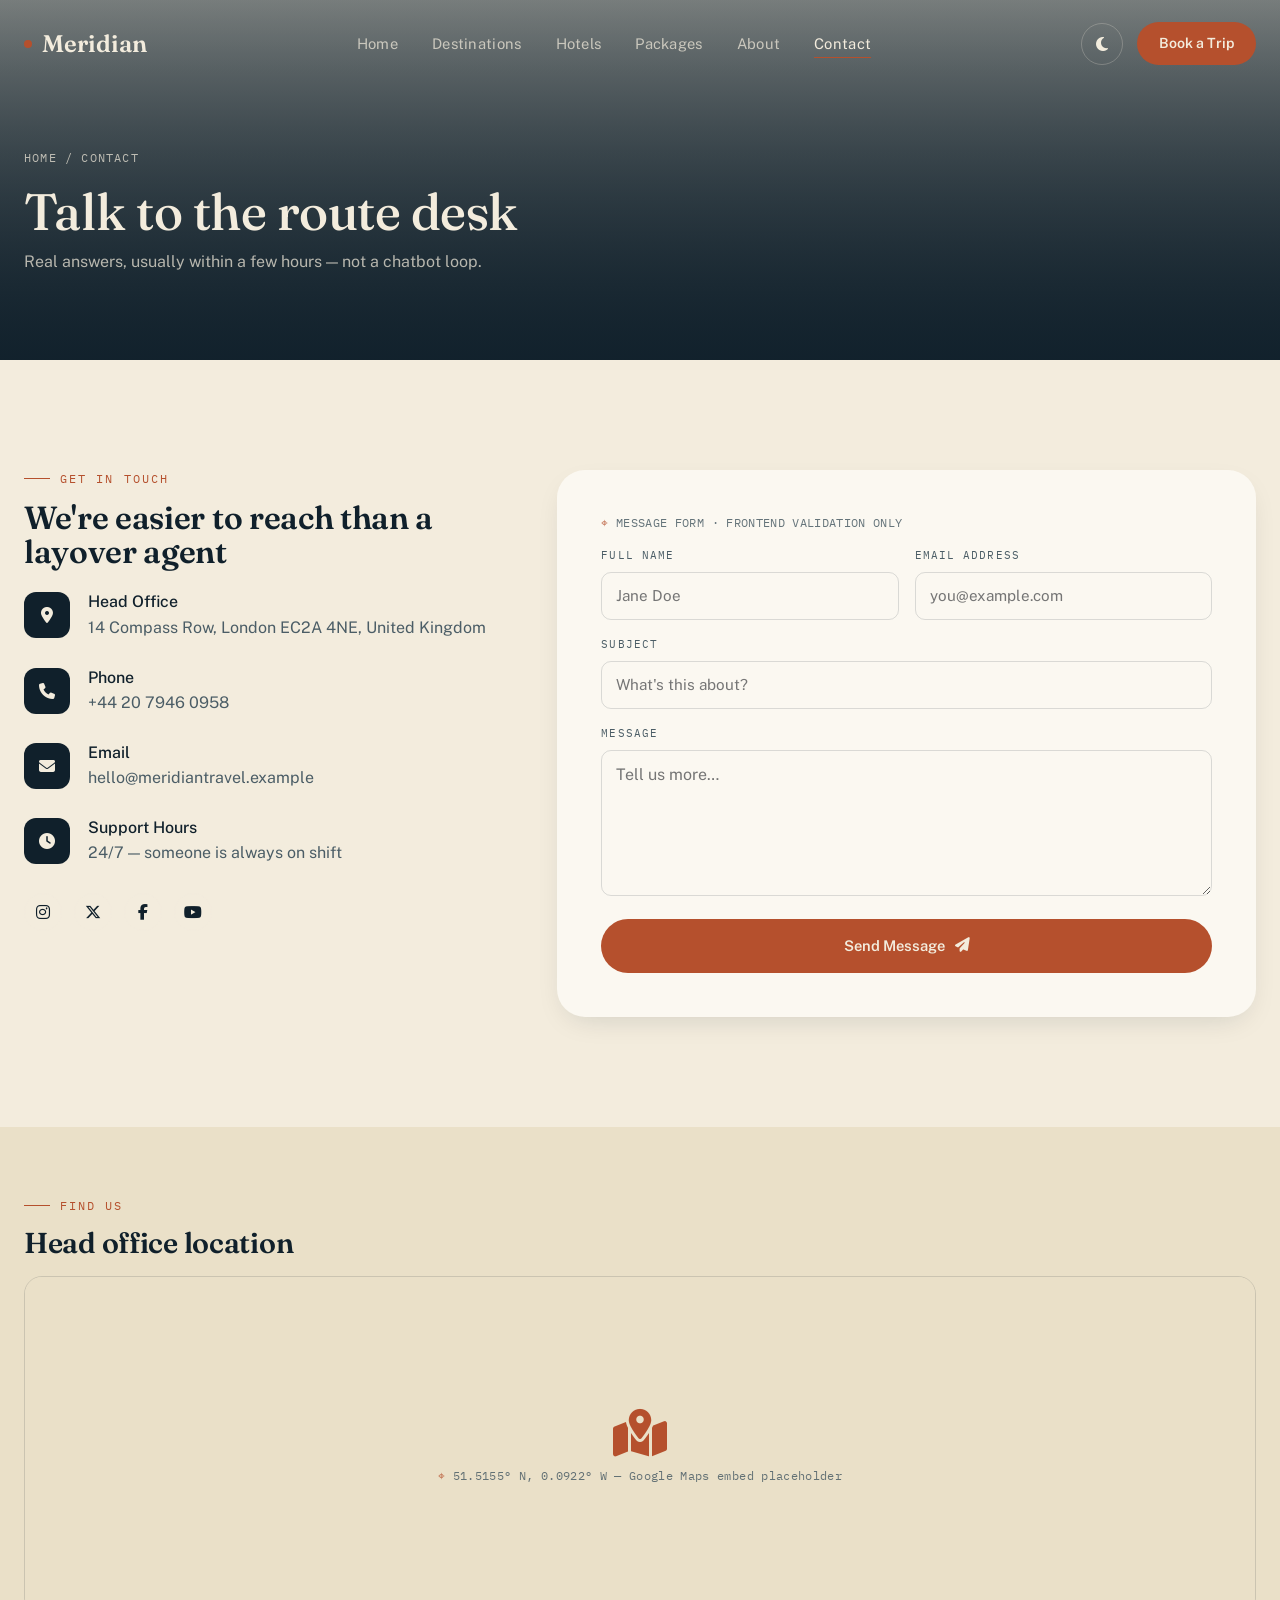
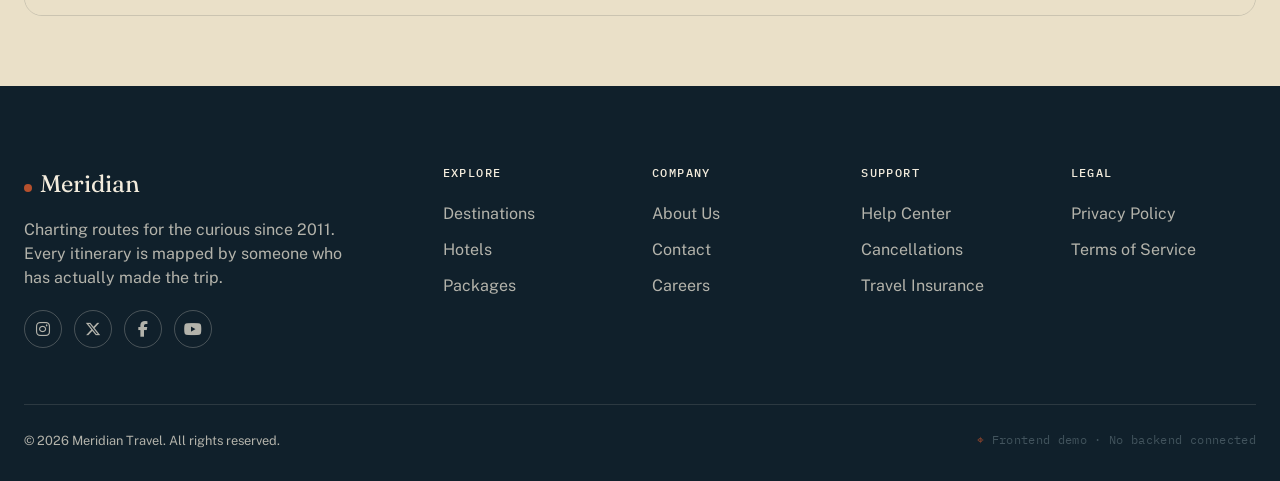
<file: contact.html>
<!DOCTYPE html>
<html lang="en">
<head>
<meta charset="UTF-8">
<meta name="viewport" content="width=device-width, initial-scale=1.0">
<title>Contact — Meridian</title>
<meta name="description" content="Get in touch with Meridian's route desk — support, sales, and press.">

<link rel="preconnect" href="https://fonts.googleapis.com">
<link href="https://fonts.googleapis.com/css2?family=Fraunces:opsz,wght@9..144,300;9..144,500;9..144,600;9..144,700&family=Public+Sans:wght@400;500;600;700&family=IBM+Plex+Mono:wght@400;500;600&display=swap" rel="stylesheet">
<link href="https://cdn.jsdelivr.net/npm/bootstrap@5.3.3/dist/css/bootstrap.min.css" rel="stylesheet">
<link rel="stylesheet" href="https://cdnjs.cloudflare.com/ajax/libs/font-awesome/6.5.2/css/all.min.css">
<link rel="stylesheet" href="https://unpkg.com/aos@2.3.4/dist/aos.css">
<link rel="stylesheet" href="https://cdn.jsdelivr.net/npm/swiper@11/swiper-bundle.min.css">
<link rel="stylesheet" href="css/style.css">
<link rel="stylesheet" href="css/responsive.css">
<link rel="stylesheet" href="css/animations.css">
</head>
<body>

<div id="loader">
  <div class="loader-mark">Meridian</div>
  <div class="loader-bar"></div>
  <div class="loader-coord">LOADING CHART — CONTACT</div>
</div>
<div id="scroll-progress"></div>

<nav class="m-nav">
  <div class="container-x">
    <a href="index.html" class="m-brand"><span class="dot"></span>Meridian</a>
    <ul class="m-links">
      <li><a href="index.html">Home</a></li>
      <li><a href="destinations.html">Destinations</a></li>
      <li><a href="hotels.html">Hotels</a></li>
      <li><a href="packages.html">Packages</a></li>
      <li><a href="about.html">About</a></li>
      <li><a href="contact.html">Contact</a></li>
    </ul>
    <div class="m-actions">
      <button class="theme-toggle" aria-label="Toggle dark mode"><i class="fa-solid fa-moon"></i></button>
      <a href="packages.html" class="btn-nav-cta d-none d-md-inline-flex">Book a Trip</a>
      <button class="m-burger" aria-label="Open menu"><span></span><span></span><span></span></button>
    </div>
  </div>
</nav>

<div class="m-mobile-panel">
  <button class="m-mobile-close" aria-label="Close menu"><i class="fa-solid fa-xmark"></i></button>
  <a href="index.html">Home</a>
  <a href="destinations.html">Destinations</a>
  <a href="hotels.html">Hotels</a>
  <a href="packages.html">Packages</a>
  <a href="about.html">About</a>
  <a href="contact.html">Contact</a>
</div>

<header class="page-header" style="min-height:40vh; background:linear-gradient(180deg, rgba(16,32,43,.3), rgba(16,32,43,.9)), url('https://images.unsplash.com/photo-1436491865332-7a61a109cc05?auto=format&fit=crop&w=1800&q=80') center/cover;">
  <div class="container-x">
    <div class="breadcrumb-m"><a href="index.html">Home</a> / Contact</div>
    <h1 style="font-size:clamp(2.2rem,5vw,3.2rem); font-weight:500;">Talk to the route desk</h1>
    <p style="max-width:520px; color:var(--text-sand-muted);">Real answers, usually within a few hours — not a chatbot loop.</p>
  </div>
</header>

<section class="section">
  <div class="container-x">
    <div class="row g-5">
      <div class="col-lg-5" data-aos="fade-right">
        <span class="eyebrow">Get In Touch</span>
        <h2 class="section-title" style="font-size:2rem;">We're easier to reach than a layover agent</h2>
        <div class="mt-4">
          <div class="contact-info-item">
            <div class="ic"><i class="fa-solid fa-location-dot"></i></div>
            <div><h6 class="mb-1">Head Office</h6><p class="text-muted-m mb-0">14 Compass Row, London EC2A 4NE, United Kingdom</p></div>
          </div>
          <div class="contact-info-item">
            <div class="ic"><i class="fa-solid fa-phone"></i></div>
            <div><h6 class="mb-1">Phone</h6><p class="text-muted-m mb-0">+44 20 7946 0958</p></div>
          </div>
          <div class="contact-info-item">
            <div class="ic"><i class="fa-solid fa-envelope"></i></div>
            <div><h6 class="mb-1">Email</h6><p class="text-muted-m mb-0">hello@meridiantravel.example</p></div>
          </div>
          <div class="contact-info-item">
            <div class="ic"><i class="fa-solid fa-clock"></i></div>
            <div><h6 class="mb-1">Support Hours</h6><p class="text-muted-m mb-0">24/7 — someone is always on shift</p></div>
          </div>
        </div>
        <div class="social-row">
          <a href="#" aria-label="Instagram"><i class="fa-brands fa-instagram"></i></a>
          <a href="#" aria-label="Twitter"><i class="fa-brands fa-x-twitter"></i></a>
          <a href="#" aria-label="Facebook"><i class="fa-brands fa-facebook-f"></i></a>
          <a href="#" aria-label="YouTube"><i class="fa-brands fa-youtube"></i></a>
        </div>
      </div>

      <div class="col-lg-7" data-aos="fade-left">
        <div class="contact-card">
          <span class="coord mb-3 d-block">MESSAGE FORM · FRONTEND VALIDATION ONLY</span>
          <form id="contact-form" novalidate>
            <div class="row g-3">
              <div class="col-md-6 field">
                <label for="c-name">Full Name</label>
                <input type="text" id="c-name" placeholder="Jane Doe">
                <div class="field-error">Enter your full name</div>
              </div>
              <div class="col-md-6 field">
                <label for="c-email">Email Address</label>
                <input type="email" id="c-email" placeholder="you@example.com">
                <div class="field-error">Enter a valid email address</div>
              </div>
              <div class="col-12 field">
                <label for="c-subject">Subject</label>
                <input type="text" id="c-subject" placeholder="What's this about?">
                <div class="field-error">Enter a subject</div>
              </div>
              <div class="col-12 field">
                <label for="c-message">Message</label>
                <textarea id="c-message" rows="5" placeholder="Tell us more…" style="width:100%; border:1px solid var(--line); background:transparent; border-radius:var(--r-sm); padding:12px 14px; font-family:var(--font-body); color:var(--text-ink);"></textarea>
                <div class="field-error">Message must be at least 10 characters</div>
              </div>
              <div class="col-12">
                <button type="submit" class="btn-m btn-m-primary btn-block">Send Message <i class="fa-solid fa-paper-plane"></i></button>
              </div>
            </div>
          </form>
        </div>
      </div>
    </div>
  </div>
</section>

<section class="section-tight" style="background:var(--sand-2);">
  <div class="container-x">
    <span class="eyebrow" data-aos="fade-up">Find Us</span>
    <h2 class="section-title" data-aos="fade-up" style="font-size:1.8rem;">Head office location</h2>
    <div class="map-frame mt-3" data-aos="fade-up">
      <div class="map-placeholder">
        <i class="fa-solid fa-map-location-dot fa-3x" style="color:var(--rust);"></i>
        <span class="coord">51.5155° N, 0.0922° W — Google Maps embed placeholder</span>
      </div>
    </div>
  </div>
</section>

<footer>
  <div class="container-x">
    <div class="row g-4">
      <div class="col-lg-4">
        <div class="footer-brand mb-3"><span style="width:8px;height:8px;background:var(--rust);border-radius:50%;display:inline-block;margin-right:8px;"></span>Meridian</div>
        <p style="max-width:320px;">Charting routes for the curious since 2011. Every itinerary is mapped by someone who has actually made the trip.</p>
        <div class="social-row">
          <a href="#" aria-label="Instagram"><i class="fa-brands fa-instagram"></i></a>
          <a href="#" aria-label="Twitter"><i class="fa-brands fa-x-twitter"></i></a>
          <a href="#" aria-label="Facebook"><i class="fa-brands fa-facebook-f"></i></a>
          <a href="#" aria-label="YouTube"><i class="fa-brands fa-youtube"></i></a>
        </div>
      </div>
      <div class="col-lg-2 col-6"><h6>Explore</h6><ul><li><a href="destinations.html">Destinations</a></li><li><a href="hotels.html">Hotels</a></li><li><a href="packages.html">Packages</a></li></ul></div>
      <div class="col-lg-2 col-6"><h6>Company</h6><ul><li><a href="about.html">About Us</a></li><li><a href="contact.html">Contact</a></li><li><a href="#">Careers</a></li></ul></div>
      <div class="col-lg-2 col-6"><h6>Support</h6><ul><li><a href="#">Help Center</a></li><li><a href="#">Cancellations</a></li><li><a href="#">Travel Insurance</a></li></ul></div>
      <div class="col-lg-2 col-6"><h6>Legal</h6><ul><li><a href="#">Privacy Policy</a></li><li><a href="#">Terms of Service</a></li></ul></div>
    </div>
    <div class="footer-bottom">
      <span>© 2026 Meridian Travel. All rights reserved.</span>
      <span class="coord">Frontend demo · No backend connected</span>
    </div>
  </div>
</footer>

<button id="back-to-top" aria-label="Back to top"><i class="fa-solid fa-arrow-up"></i></button>
<div id="toast-stack"></div>

<script src="https://cdn.jsdelivr.net/npm/bootstrap@5.3.3/dist/js/bootstrap.bundle.min.js"></script>
<script src="https://unpkg.com/aos@2.3.4/dist/aos.js"></script>
<script src="https://cdn.jsdelivr.net/npm/swiper@11/swiper-bundle.min.js"></script>
<script src="js/darkmode.js"></script>
<script src="js/main.js"></script>
<script src="js/validation.js"></script>
<script src="js/slider.js"></script>
</body>
</html>
</file>
<file: css/style.css>
/* ==========================================================================
   MERIDIAN — Travel Booking
   Design concept: cartography + boarding pass. Coordinates label every place,
   dotted flight-path lines connect cards, stat counters flip like departure
   boards, and package/testimonial cards are cut like boarding passes.
   ========================================================================== */

:root{
  /* --- Color tokens --- */
  --ink:        #10202B;   /* deep navy ink — primary dark */
  --ink-2:      #16303D;   /* card surface on dark */
  --ink-3:      #1D3C4B;
  --sand:       #F3ECDD;   /* warm sand — primary light bg */
  --sand-2:     #EAE0C8;   /* deeper sand for panels */
  --paper:      #FBF8F1;   /* near white paper */
  --rust:       #B5502D;   /* burnt sienna accent */
  --rust-dark:  #8F3D21;
  --teal:       #3F6659;   /* secondary accent */
  --teal-dark:  #2C4A40;
  --gold:       #C9A227;   /* metallic highlight, ratings only */
  --line:       rgba(16,32,43,0.14);
  --line-soft:  rgba(16,32,43,0.08);

  --text-ink:   #10202B;
  --text-muted: #4B5D66;
  --text-sand:  #F3ECDD;
  --text-sand-muted: rgba(243,236,221,0.72);

  /* --- Type --- */
  --font-display: 'Fraunces', 'Georgia', serif;
  --font-body: 'Public Sans', -apple-system, BlinkMacSystemFont, sans-serif;
  --font-mono: 'IBM Plex Mono', 'Courier New', monospace;

  /* --- Radii / shadow --- */
  --r-lg: 28px;
  --r-md: 18px;
  --r-sm: 10px;
  --shadow-soft: 0 20px 60px -20px rgba(16,32,43,0.25);
  --shadow-card: 0 10px 30px -12px rgba(16,32,43,0.18);

  --nav-h: 84px;
}

[data-theme="dark"]{
  --sand: #0C1820;
  --sand-2: #10202B;
  --paper: #16303D;
  --text-ink: #F3ECDD;
  --text-muted: rgba(243,236,221,0.68);
  --line: rgba(243,236,221,0.14);
  --line-soft: rgba(243,236,221,0.08);
}

*{box-sizing:border-box;}
html{scroll-behavior:smooth;}
body{
  font-family: var(--font-body);
  color: var(--text-ink);
  background: var(--sand);
  overflow-x:hidden;
  transition: background .35s ease, color .35s ease;
}
h1,h2,h3,h4,.font-display{font-family:var(--font-display); letter-spacing:-0.01em;}
.font-mono{font-family:var(--font-mono);}
a{text-decoration:none;color:inherit;}
img{max-width:100%; display:block;}
::selection{background:var(--rust); color:var(--sand);}
:focus-visible{outline:2px solid var(--rust); outline-offset:3px;}

.container-x{width:100%; max-width:1280px; margin:0 auto; padding:0 24px;}
.eyebrow{
  font-family:var(--font-mono); text-transform:uppercase; letter-spacing:.18em;
  font-size:.72rem; color:var(--rust); display:flex; align-items:center; gap:10px;
}
.eyebrow::before{content:""; width:26px; height:1px; background:var(--rust); display:inline-block;}
.section{padding:110px 0;}
.section-tight{padding:70px 0;}
.section-title{font-size:clamp(2rem,4vw,3rem); font-weight:600; margin:14px 0 18px; line-height:1.05;}
.section-sub{color:var(--text-muted); font-size:1.05rem; max-width:560px; line-height:1.6;}

/* --- Coordinate tag: signature micro-element used across cards --- */
.coord{
  font-family:var(--font-mono); font-size:.72rem; letter-spacing:.03em;
  color:var(--text-muted); opacity:.85;
}
.coord::before{content:"⌖ "; color:var(--rust);}

/* ===================== LOADER ===================== */
#loader{
  position:fixed; inset:0; z-index:9999; background:var(--ink);
  display:flex; align-items:center; justify-content:center; flex-direction:column;
  transition:opacity .6s ease, visibility .6s ease;
}
#loader.hide{opacity:0; visibility:hidden; pointer-events:none;}
.loader-mark{font-family:var(--font-display); font-size:2.4rem; color:var(--sand); letter-spacing:.02em;}
.loader-bar{width:200px; height:2px; background:rgba(243,236,221,.2); margin-top:22px; position:relative; overflow:hidden; border-radius:2px;}
.loader-bar::after{
  content:""; position:absolute; left:-40%; top:0; height:100%; width:40%;
  background:var(--rust); animation:loaderSlide 1.1s ease-in-out infinite;
}
@keyframes loaderSlide{0%{left:-40%;}50%{left:60%;}100%{left:100%;}}
.loader-coord{font-family:var(--font-mono); font-size:.7rem; color:var(--text-sand-muted); margin-top:12px; letter-spacing:.1em;}

/* ===================== SCROLL PROGRESS ===================== */
#scroll-progress{
  position:fixed; top:0; left:0; height:3px; background:var(--rust); width:0%;
  z-index:2000; transition:width .1s linear;
}

/* ===================== NAVBAR ===================== */
.m-nav{
  position:fixed; top:0; left:0; right:0; z-index:1000;
  padding:22px 0; transition:all .35s ease;
}
.m-nav.solid{
  padding:14px 0; background:rgba(16,32,43,0.92); backdrop-filter:blur(14px);
  box-shadow:0 8px 30px rgba(0,0,0,.18);
}
.m-nav .container-x{display:flex; align-items:center; justify-content:space-between;}
.m-brand{display:flex; align-items:center; gap:10px; font-family:var(--font-display); font-size:1.5rem; color:var(--sand); font-weight:600;}
.m-brand .dot{width:8px; height:8px; border-radius:50%; background:var(--rust);}
.m-links{display:flex; align-items:center; gap:34px; list-style:none; margin:0; padding:0;}
.m-links a{
  color:var(--text-sand-muted); font-size:.92rem; letter-spacing:.02em; position:relative; padding:6px 0;
}
.m-links a::after{
  content:""; position:absolute; left:0; bottom:0; width:0; height:1px; background:var(--rust);
  transition:width .3s ease;
}
.m-links a:hover, .m-links a.active{color:var(--sand);}
.m-links a.active::after, .m-links a:hover::after{width:100%;}
.m-actions{display:flex; align-items:center; gap:14px;}
.theme-toggle{
  width:42px; height:42px; border-radius:50%; border:1px solid rgba(243,236,221,.25);
  background:transparent; color:var(--sand); display:flex; align-items:center; justify-content:center;
  cursor:pointer; transition:all .3s ease;
}
.theme-toggle:hover{background:rgba(243,236,221,.1);}
.btn-nav-cta{
  background:var(--rust); color:var(--sand); padding:11px 22px; border-radius:100px; font-size:.88rem;
  font-weight:600; border:none; transition:transform .25s ease, background .25s ease;
}
.btn-nav-cta:hover{background:var(--rust-dark); transform:translateY(-2px); color:var(--sand);}
.m-burger{display:none; flex-direction:column; gap:5px; background:none; border:none; cursor:pointer; padding:6px;}
.m-burger span{width:24px; height:2px; background:var(--sand); display:block; transition:all .3s ease;}

.m-mobile-panel{
  position:fixed; inset:0; background:var(--ink); z-index:1500; transform:translateX(100%);
  transition:transform .45s cubic-bezier(.77,0,.18,1); display:flex; flex-direction:column;
  padding:100px 32px 40px;
}
.m-mobile-panel.open{transform:translateX(0);}
.m-mobile-panel a{font-family:var(--font-display); font-size:1.8rem; color:var(--sand); padding:14px 0; border-bottom:1px solid rgba(243,236,221,.1);}
.m-mobile-close{position:absolute; top:28px; right:28px; background:none; border:none; color:var(--sand); font-size:1.6rem; cursor:pointer;}

/* ===================== BUTTONS ===================== */
.btn-m{
  display:inline-flex; align-items:center; gap:10px; padding:15px 30px; border-radius:100px;
  font-weight:600; font-size:.92rem; border:1px solid transparent; cursor:pointer;
  transition:transform .25s ease, box-shadow .25s ease, background .25s ease;
}
.btn-m-primary{background:var(--rust); color:var(--sand);}
.btn-m-primary:hover{transform:translateY(-3px); box-shadow:0 14px 30px -10px rgba(181,80,45,.55); color:var(--sand);}
.btn-m-outline{background:transparent; border-color:var(--line); color:var(--text-ink);}
.btn-m-outline:hover{border-color:var(--rust); color:var(--rust); transform:translateY(-3px);}
.btn-m-ghost-light{background:rgba(243,236,221,.08); border-color:rgba(243,236,221,.28); color:var(--sand);}
.btn-m-ghost-light:hover{background:rgba(243,236,221,.18); transform:translateY(-3px); color:var(--sand);}
.btn-block{width:100%; justify-content:center;}

/* ===================== HERO ===================== */
.hero{
  position:relative; min-height:100vh; display:flex; align-items:center;
  background:linear-gradient(180deg, rgba(16,32,43,.55), rgba(16,32,43,.86)), url('https://images.unsplash.com/photo-1500375592092-40eb2168fd21?auto=format&fit=crop&w=1800&q=80') center/cover fixed;
  color:var(--sand); overflow:hidden;
}
.hero::before{
  content:""; position:absolute; inset:0;
  background-image:radial-gradient(rgba(243,236,221,.14) 1px, transparent 1px);
  background-size:26px 26px; opacity:.4; pointer-events:none;
}
.hero-inner{position:relative; z-index:2; padding-top:var(--nav-h);}
.hero-eyebrow{color:var(--text-sand-muted); font-family:var(--font-mono); letter-spacing:.2em; text-transform:uppercase; font-size:.75rem;}
.hero h1{font-size:clamp(2.6rem,6vw,5.2rem); line-height:1.02; margin:18px 0 22px; font-weight:500;}
.hero h1 em{font-style:italic; color:var(--rust);}
.hero p{max-width:520px; color:var(--text-sand-muted); font-size:1.1rem; line-height:1.65; margin-bottom:36px;}
.hero-stats{display:flex; gap:44px; margin-top:56px;}
.hero-stat b{font-family:var(--font-display); font-size:2rem; display:block;}
.hero-stat span{font-family:var(--font-mono); font-size:.72rem; color:var(--text-sand-muted); letter-spacing:.08em; text-transform:uppercase;}

.flight-path{position:absolute; inset:0; z-index:1; pointer-events:none; opacity:.5;}

/* Typing effect target */
.typewriter{border-right:2px solid var(--rust); padding-right:4px;}

/* Floating icons */
.float-icon{position:absolute; color:rgba(243,236,221,.5); animation:floatY 6s ease-in-out infinite;}
@keyframes floatY{0%,100%{transform:translateY(0) rotate(0deg);}50%{transform:translateY(-18px) rotate(6deg);}}

/* ===================== BOOKING FORM (floats over hero) ===================== */
.booking-card{
  background:var(--paper); border-radius:var(--r-lg); box-shadow:var(--shadow-soft);
  padding:34px; position:relative; z-index:3; margin-top:-86px;
}
.booking-card .coord{display:block; margin-bottom:18px;}
.booking-grid{display:grid; grid-template-columns:repeat(5,1fr); gap:18px; align-items:end;}
.field label{
  font-family:var(--font-mono); font-size:.68rem; text-transform:uppercase; letter-spacing:.1em;
  color:var(--text-muted); display:block; margin-bottom:8px;
}
.field input, .field select{
  width:100%; border:1px solid var(--line); background:transparent; border-radius:var(--r-sm);
  padding:12px 14px; font-family:var(--font-body); font-size:.95rem; color:var(--text-ink);
  transition:border-color .25s ease;
}
.field input:focus, .field select:focus{border-color:var(--rust); outline:none;}
.field.invalid input, .field.invalid select{border-color:#C0392B;}
.field-error{color:#C0392B; font-size:.72rem; margin-top:5px; display:none; font-family:var(--font-mono);}
.field.invalid .field-error{display:block;}
.booking-submit{grid-column:span 1;}

/* ===================== SECTION: DESTINATIONS / dotted route grid ===================== */
.route-grid{position:relative;}
.card-dest{
  background:var(--paper); border-radius:var(--r-md); overflow:hidden; position:relative;
  box-shadow:var(--shadow-card); transition:transform .4s ease, box-shadow .4s ease;
  border:1px solid var(--line-soft);
}
.card-dest:hover{transform:translateY(-8px); box-shadow:0 26px 50px -18px rgba(16,32,43,.3);}
.card-dest .img-wrap{height:230px; overflow:hidden; position:relative;}
.card-dest .img-wrap img{width:100%; height:100%; object-fit:cover; transition:transform .7s ease;}
.card-dest:hover .img-wrap img{transform:scale(1.09);}
.card-dest .badge-cat{
  position:absolute; top:14px; left:14px; background:rgba(16,32,43,.75); color:var(--sand);
  font-family:var(--font-mono); font-size:.65rem; letter-spacing:.08em; text-transform:uppercase;
  padding:6px 12px; border-radius:100px; backdrop-filter:blur(6px);
}
.card-dest .rating{
  position:absolute; top:14px; right:14px; background:var(--paper); color:var(--gold);
  font-size:.78rem; font-weight:700; padding:5px 10px; border-radius:100px; display:flex; align-items:center; gap:5px;
}
.card-dest .body{padding:22px;}
.card-dest h4{font-size:1.25rem; margin:2px 0 4px;}
.card-dest .meta{display:flex; justify-content:space-between; align-items:center; margin-top:16px; padding-top:16px; border-top:1px dashed var(--line);}
.card-dest .price b{font-family:var(--font-display); font-size:1.3rem; color:var(--rust);}
.card-dest .price span{font-family:var(--font-mono); font-size:.68rem; color:var(--text-muted);}

/* ===================== BOARDING PASS CARD (packages / testimonials signature) ===================== */
.pass{
  display:grid; grid-template-columns:1.15fr .85fr; background:var(--paper); border-radius:var(--r-md);
  overflow:hidden; box-shadow:var(--shadow-card); position:relative; transition:transform .35s ease, box-shadow .35s ease;
}
.pass:hover{transform:translateY(-6px); box-shadow:0 26px 50px -18px rgba(16,32,43,.3);}
.pass-img{position:relative; min-height:230px;}
.pass-img img{width:100%; height:100%; object-fit:cover; position:absolute; inset:0;}
.pass-stub{padding:24px 26px; position:relative; display:flex; flex-direction:column;}
.pass-notch-top,.pass-notch-bottom{
  position:absolute; left:-12px; width:24px; height:24px; background:var(--sand); border-radius:50%;
}
.pass-notch-top{top:-12px;}
.pass-notch-bottom{bottom:-12px;}
.pass-perf{position:absolute; left:0; top:0; bottom:0; width:1px; border-left:2px dashed var(--line);}
.pass-route{display:flex; align-items:center; gap:8px; font-family:var(--font-mono); font-size:.75rem; color:var(--text-muted); margin:10px 0 14px;}
.pass-route .dots{flex:1; border-top:1px dashed var(--line); position:relative; top:-4px;}
.pass-title{font-size:1.3rem; margin-bottom:6px;}
.pass-feat{display:flex; flex-wrap:wrap; gap:8px; margin:14px 0;}
.pass-feat span{background:var(--sand-2); font-family:var(--font-mono); font-size:.66rem; padding:5px 10px; border-radius:100px; color:var(--text-muted);}
.pass-foot{margin-top:auto; display:flex; align-items:center; justify-content:space-between; padding-top:16px; border-top:1px dashed var(--line);}
.pass-price b{font-family:var(--font-display); font-size:1.5rem; color:var(--rust);}
.pass-price span{display:block; font-family:var(--font-mono); font-size:.65rem; color:var(--text-muted);}

/* ===================== WHY CHOOSE US ===================== */
.feat-card{padding:34px 26px; border:1px solid var(--line); border-radius:var(--r-md); height:100%; transition:all .35s ease; background:var(--paper);}
.feat-card:hover{border-color:var(--rust); transform:translateY(-6px);}
.feat-icon{width:56px; height:56px; border-radius:16px; background:var(--ink); color:var(--sand); display:flex; align-items:center; justify-content:center; font-size:1.3rem; margin-bottom:20px;}

/* ===================== DEPARTURE-BOARD STAT COUNTERS ===================== */
.dep-board{background:var(--ink); border-radius:var(--r-lg); padding:60px 40px; color:var(--sand);}
.dep-stat{text-align:center;}
.dep-num{font-family:var(--font-mono); font-size:clamp(2.2rem,4vw,3.4rem); font-weight:700; letter-spacing:.02em;}
.dep-label{font-family:var(--font-mono); font-size:.72rem; letter-spacing:.12em; text-transform:uppercase; color:var(--text-sand-muted); margin-top:8px;}

/* ===================== TESTIMONIALS ===================== */
.quote-mark{font-family:var(--font-display); font-size:3rem; color:var(--rust); line-height:0.5; display:block; margin-bottom:10px;}
.avatar-ring{width:52px; height:52px; border-radius:50%; object-fit:cover; border:2px solid var(--rust); padding:2px;}

/* ===================== FAQ ACCORDION ===================== */
.faq-item{border-bottom:1px solid var(--line); padding:24px 0;}
.faq-q{display:flex; justify-content:space-between; align-items:center; cursor:pointer; font-size:1.1rem; font-weight:500;}
.faq-q .idx{font-family:var(--font-mono); color:var(--rust); font-size:.8rem; margin-right:14px;}
.faq-icon{transition:transform .3s ease; color:var(--rust);}
.faq-item.open .faq-icon{transform:rotate(135deg);}
.faq-a{max-height:0; overflow:hidden; transition:max-height .4s ease; color:var(--text-muted); line-height:1.7;}
.faq-item.open .faq-a{max-height:220px; margin-top:14px;}

/* ===================== NEWSLETTER ===================== */
.newsletter{background:var(--ink); border-radius:var(--r-lg); padding:64px 50px; color:var(--sand); position:relative; overflow:hidden;}
.newsletter-form{display:flex; gap:12px; max-width:460px;}
.newsletter-form input{flex:1; padding:15px 18px; border-radius:100px; border:1px solid rgba(243,236,221,.3); background:rgba(243,236,221,.06); color:var(--sand);}
.newsletter-form input::placeholder{color:var(--text-sand-muted);}

/* ===================== FOOTER ===================== */
footer{background:var(--ink); color:var(--text-sand-muted); padding:80px 0 30px;}
.footer-brand{font-family:var(--font-display); font-size:1.5rem; color:var(--sand);}
footer h6{color:var(--sand); font-family:var(--font-mono); font-size:.72rem; letter-spacing:.12em; text-transform:uppercase; margin-bottom:22px;}
footer ul{list-style:none; padding:0; margin:0;}
footer li{margin-bottom:12px;}
footer a:hover{color:var(--sand);}
.social-row{display:flex; gap:12px; margin-top:20px;}
.social-row a{width:38px; height:38px; border-radius:50%; border:1px solid rgba(243,236,221,.25); display:flex; align-items:center; justify-content:center; transition:all .3s ease;}
.social-row a:hover{background:var(--rust); border-color:var(--rust); color:var(--sand);}
.footer-bottom{border-top:1px solid rgba(243,236,221,.12); margin-top:56px; padding-top:26px; display:flex; justify-content:space-between; font-size:.8rem;}

/* ===================== BACK TO TOP ===================== */
#back-to-top{
  position:fixed; bottom:30px; right:30px; width:48px; height:48px; border-radius:50%;
  background:var(--rust); color:var(--sand); border:none; display:flex; align-items:center; justify-content:center;
  cursor:pointer; z-index:900; opacity:0; visibility:hidden; transform:translateY(12px);
  transition:all .35s ease; box-shadow:0 10px 24px -8px rgba(181,80,45,.6);
}
#back-to-top.show{opacity:1; visibility:visible; transform:translateY(0);}

/* ===================== TOAST ===================== */
#toast-stack{position:fixed; bottom:30px; left:30px; z-index:3000; display:flex; flex-direction:column; gap:10px;}
.toast-m{
  background:var(--ink); color:var(--sand); padding:16px 22px; border-radius:var(--r-sm); min-width:260px;
  box-shadow:var(--shadow-soft); display:flex; align-items:center; gap:12px; transform:translateX(-120%); opacity:0;
  transition:all .4s cubic-bezier(.2,.8,.2,1); border-left:3px solid var(--teal);
}
.toast-m.show{transform:translateX(0); opacity:1;}
.toast-m.error{border-left-color:#C0392B;}
.toast-m i{font-size:1.1rem; color:var(--teal);}
.toast-m.error i{color:#C0392B;}

/* ===================== MODAL ===================== */
.m-modal-backdrop{position:fixed; inset:0; background:rgba(16,32,43,.6); backdrop-filter:blur(4px); z-index:2500; display:none; align-items:center; justify-content:center; padding:20px;}
.m-modal-backdrop.open{display:flex;}
.m-modal{background:var(--paper); border-radius:var(--r-lg); max-width:520px; width:100%; padding:40px; position:relative; transform:scale(.9); opacity:0; transition:all .35s ease;}
.m-modal-backdrop.open .m-modal{transform:scale(1); opacity:1;}
.m-modal-close{position:absolute; top:20px; right:20px; background:none; border:none; font-size:1.3rem; cursor:pointer; color:var(--text-muted);}

/* ===================== FILTER PILLS (destinations/hotels/packages) ===================== */
.filter-row{display:flex; flex-wrap:wrap; gap:10px;}
.pill{
  padding:10px 20px; border-radius:100px; border:1px solid var(--line); font-family:var(--font-mono);
  font-size:.78rem; letter-spacing:.03em; cursor:pointer; transition:all .25s ease; background:transparent; color:var(--text-ink);
}
.pill.active, .pill:hover{background:var(--ink); color:var(--sand); border-color:var(--ink);}
.search-bar{display:flex; align-items:center; gap:12px; background:var(--paper); border:1px solid var(--line); border-radius:100px; padding:8px 8px 8px 22px;}
.search-bar input{flex:1; border:none; background:transparent; font-family:var(--font-body); font-size:.95rem;}
.search-bar input:focus{outline:none;}
.search-bar button{background:var(--rust); color:var(--sand); border:none; width:44px; height:44px; border-radius:50%; display:flex; align-items:center; justify-content:center; cursor:pointer;}

/* ===================== PAGE HEADER (inner pages) ===================== */
.page-header{
  min-height:56vh; display:flex; align-items:flex-end; position:relative; color:var(--sand);
  padding-bottom:70px;
}
.page-header::after{content:""; position:absolute; inset:0; background:linear-gradient(180deg, rgba(16,32,43,.35), rgba(16,32,43,.92)); z-index:0;}
.page-header .container-x{position:relative; z-index:1; padding-top:var(--nav-h);}
.breadcrumb-m{font-family:var(--font-mono); font-size:.75rem; letter-spacing:.1em; color:var(--text-sand-muted); text-transform:uppercase; margin-bottom:14px;}
.breadcrumb-m a{color:var(--text-sand-muted);}
.breadcrumb-m a:hover{color:var(--sand);}

/* ===================== HOTEL CARDS ===================== */
.card-hotel{display:flex; background:var(--paper); border-radius:var(--r-md); overflow:hidden; box-shadow:var(--shadow-card); transition:transform .35s ease;}
.card-hotel:hover{transform:translateY(-6px);}
.card-hotel .h-img{width:280px; min-width:280px; position:relative; overflow:hidden;}
.card-hotel .h-img img{width:100%; height:100%; object-fit:cover; transition:transform .6s ease;}
.card-hotel:hover .h-img img{transform:scale(1.08);}
.card-hotel .h-body{padding:26px 30px; flex:1; display:flex; flex-direction:column;}
.stars{color:var(--gold); font-size:.85rem; letter-spacing:2px;}
.facility-row{display:flex; flex-wrap:wrap; gap:16px; margin:16px 0; color:var(--text-muted); font-size:.82rem;}
.facility-row span{display:flex; align-items:center; gap:6px;}
.h-foot{margin-top:auto; display:flex; justify-content:space-between; align-items:center; padding-top:18px; border-top:1px dashed var(--line);}

/* ===================== ABOUT ===================== */
.timeline{position:relative; padding-left:40px;}
.timeline::before{content:""; position:absolute; left:6px; top:6px; bottom:6px; width:1px; border-left:2px dashed var(--line);}
.timeline-item{position:relative; padding-bottom:44px;}
.timeline-item::before{content:""; position:absolute; left:-40px; top:4px; width:13px; height:13px; border-radius:50%; background:var(--rust);}
.timeline-year{font-family:var(--font-mono); color:var(--rust); font-size:.8rem; letter-spacing:.08em;}
.team-card{text-align:center;}
.team-card .img-wrap{border-radius:var(--r-md); overflow:hidden; margin-bottom:18px; aspect-ratio:1/1.05;}
.team-card .img-wrap img{width:100%; height:100%; object-fit:cover; transition:transform .5s ease, filter .5s ease; filter:grayscale(60%);}
.team-card:hover .img-wrap img{transform:scale(1.05); filter:grayscale(0%);}
.award-card{border:1px solid var(--line); border-radius:var(--r-md); padding:28px; text-align:center; transition:all .3s ease;}
.award-card:hover{border-color:var(--rust); transform:translateY(-6px);}

/* ===================== CONTACT ===================== */
.contact-card{background:var(--paper); border-radius:var(--r-lg); box-shadow:var(--shadow-card); padding:44px;}
.contact-info-item{display:flex; gap:18px; align-items:flex-start; margin-bottom:28px;}
.contact-info-item .ic{width:46px; height:46px; border-radius:12px; background:var(--ink); color:var(--sand); display:flex; align-items:center; justify-content:center; flex-shrink:0;}
.map-frame{border-radius:var(--r-md); overflow:hidden; height:340px; border:1px solid var(--line); position:relative;}
.map-placeholder{width:100%; height:100%; background:var(--sand-2); display:flex; align-items:center; justify-content:center; flex-direction:column; color:var(--text-muted); gap:10px;}

/* Counter number style used in about stats */
.about-stat b{font-family:var(--font-display); font-size:2.6rem; display:block; color:var(--rust);}
.about-stat span{font-family:var(--font-mono); font-size:.7rem; letter-spacing:.1em; text-transform:uppercase; color:var(--text-muted);}

/* Utility */
.text-muted-m{color:var(--text-muted);}
.mb-tiny{margin-bottom:8px;}
.divider-dash{border-top:1px dashed var(--line); margin:40px 0;}
</file>
<file: css/responsive.css>
/* ==========================================================================
   RESPONSIVE — mobile-first breakpoints
   ========================================================================== */

@media (max-width: 1100px){
  .booking-grid{grid-template-columns:repeat(3,1fr);}
  .pass{grid-template-columns:1fr;}
  .pass-img{min-height:200px;}
}

@media (max-width: 991px){
  .m-links{display:none;}
  .m-burger{display:flex;}
  .hero-stats{gap:28px; flex-wrap:wrap;}
  .card-hotel{flex-direction:column;}
  .card-hotel .h-img{width:100%; height:220px;}
  .contact-card{padding:30px;}
  .newsletter{padding:44px 30px;}
  .newsletter-form{max-width:100%;}
  .footer-bottom{flex-direction:column; gap:10px; text-align:center;}
}

@media (max-width: 768px){
  .section{padding:70px 0;}
  .booking-card{padding:22px; margin-top:-50px;}
  .booking-grid{grid-template-columns:1fr 1fr; gap:14px;}
  .booking-submit{grid-column:1 / -1;}
  .hero h1{font-size:2.6rem;}
  .hero p{font-size:1rem;}
  .dep-board{padding:40px 22px;}
  .page-header{min-height:44vh; padding-bottom:40px;}
  .filter-row{gap:8px;}
  .pill{padding:8px 16px; font-size:.72rem;}
}

@media (max-width: 560px){
  .booking-grid{grid-template-columns:1fr;}
  .hero-stats{gap:22px;}
  .hero-stat b{font-size:1.5rem;}
  .contact-card{padding:24px;}
  .search-bar{padding:6px 6px 6px 16px;}
  #back-to-top{width:42px; height:42px; bottom:20px; right:20px;}
  #toast-stack{left:16px; right:16px; bottom:20px;}
  .toast-m{min-width:0;}
}
</file>
<file: css/animations.css>
/* ==========================================================================
   ANIMATIONS
   ========================================================================== */

@media (prefers-reduced-motion: reduce){
  *{animation-duration:0.001ms !important; animation-iteration-count:1 !important; transition-duration:0.001ms !important; scroll-behavior:auto !important;}
}

.fade-up{opacity:0; transform:translateY(24px); transition:opacity .7s ease, transform .7s ease;}
.fade-up.in{opacity:1; transform:translateY(0);}

.reveal-line{position:relative; overflow:hidden;}

@keyframes pulseDot{0%,100%{opacity:1;}50%{opacity:.35;}}
.pulse-dot{animation:pulseDot 1.8s ease-in-out infinite;}

@keyframes spinCompass{from{transform:rotate(0deg);} to{transform:rotate(360deg);}}
.spin-slow{animation:spinCompass 18s linear infinite;}

/* Number counter uses JS to update textContent — this class only adds a flicker on change */
@keyframes flipTick{
  0%{transform:translateY(0); opacity:1;}
  40%{transform:translateY(-6px); opacity:.4;}
  100%{transform:translateY(0); opacity:1;}
}
.tick{animation:flipTick .4s ease;}

/* Image zoom utility (hover handled per-component in style.css, this is generic) */
.zoom-on-hover{overflow:hidden;}
.zoom-on-hover img{transition:transform .6s ease;}
.zoom-on-hover:hover img{transform:scale(1.08);}

/* Skeleton shimmer, used while destination/hotel results filter */
@keyframes shimmer{
  0%{background-position:-400px 0;}
  100%{background-position:400px 0;}
}
.skeleton{
  background:linear-gradient(90deg, var(--sand-2) 25%, var(--paper) 37%, var(--sand-2) 63%);
  background-size:400px 100%; animation:shimmer 1.4s linear infinite;
}

/* Filter grid transition */
.filter-hide{opacity:0; transform:scale(.92); pointer-events:none; position:absolute; visibility:hidden;}
.filter-show{opacity:1; transform:scale(1); transition:opacity .4s ease, transform .4s ease;}

/* Toast slide handled inline in style.css but keep entrance keyframe available */
@keyframes toastIn{from{transform:translateX(-120%); opacity:0;} to{transform:translateX(0); opacity:1;}}
</file>
